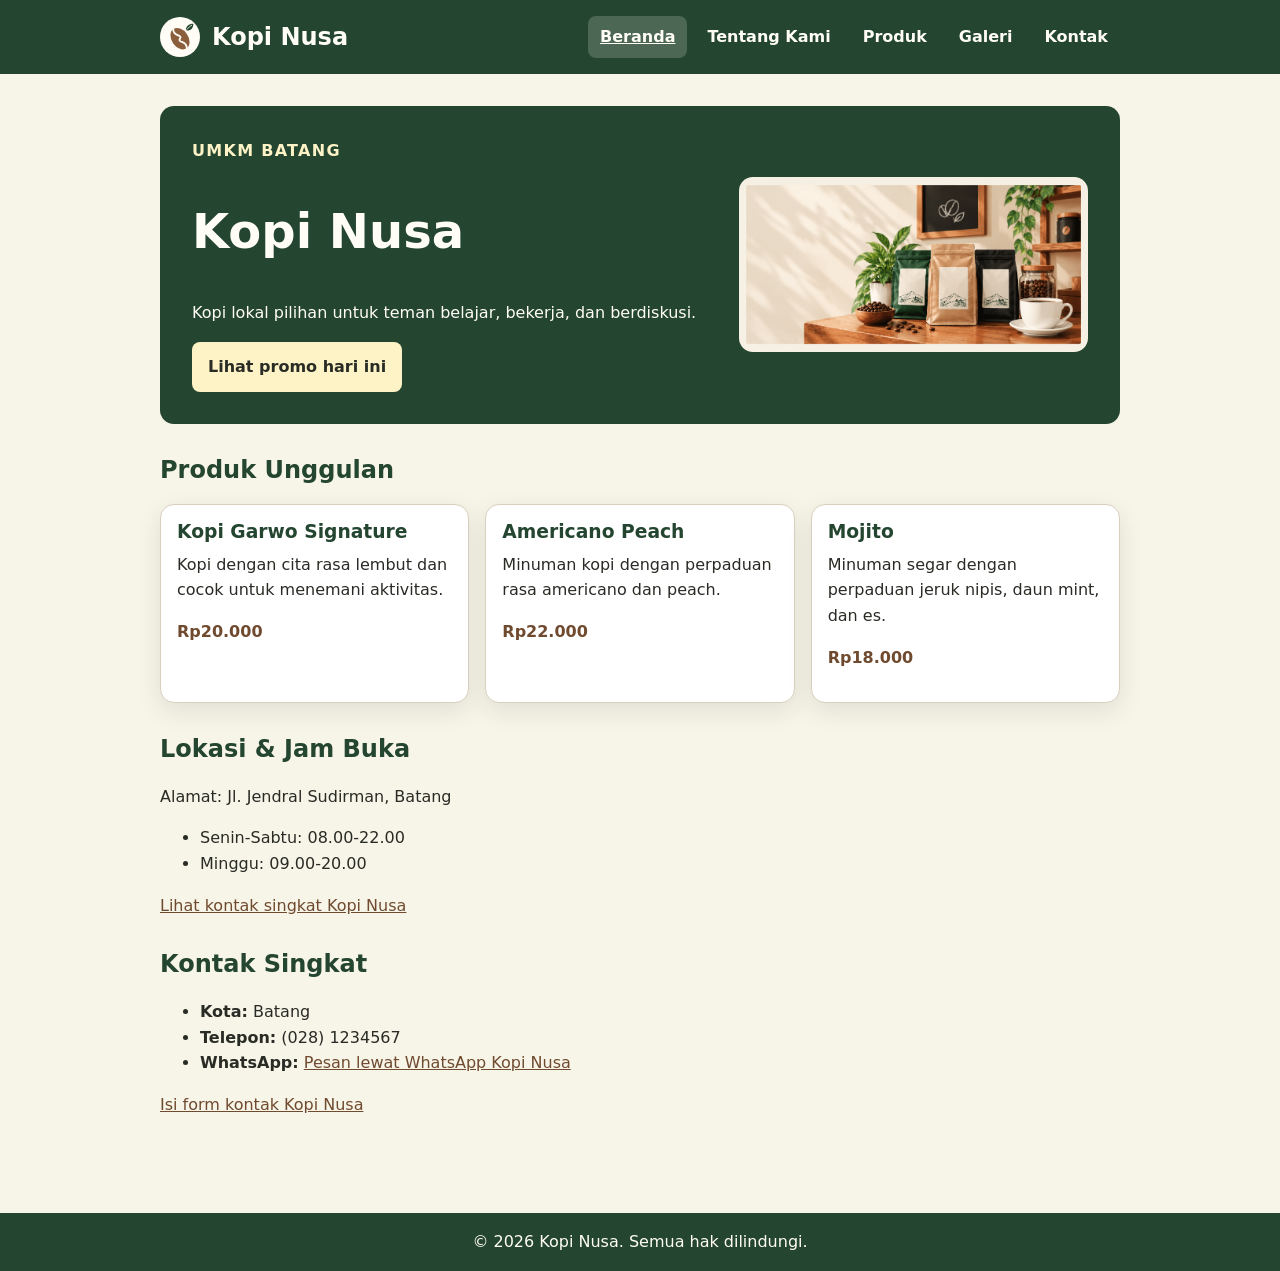
<file: index.html>
<!doctype html>
<html lang="id">
<head>
    <meta charset="utf-8">
    <meta name="viewport" content="width=device-width, initial-scale=1">
    <title>Kopi Nusa - Website UMKM</title>
    <link rel="stylesheet" href="css/style.css">
    <script src="js/app.js" defer></script>
    <script src="js/nav.js" defer></script>
</head>
<body>
    <!-- Link untuk lompat ke konten utama -->
    <a class="skip-link" href="#konten">Lewati ke konten utama</a>

    <!-- Header dan navigasi -->
    <header class="site-header">
        <nav class="nav" aria-label="Navigasi utama">
            <a class="brand" href="index.html">
                <!-- Logo biji kopi dengan tunas daun (dekoratif, nama brand ada di teks) -->
                 <svg class="brand-logo" viewBox="0 0 48 48" width="40" height="40" aria-hidden="true" focusable="false">
                    <circle cx="24" cy="24" r="24" fill="#fffdf5"/>
                    <!-- Biji kopi -->
                     <g transform="rotate(-35 24 26)">
                        <ellipse cx="24" cy="26" rx="10" ry="14" fill="#8b5e3c"/>
                        <path d="M24 12C18 19 30 24 24 26C18 28 30 33 24 40" fill="none" stroke="#fffdf5" stroke-width="2.2" stroke-linecap="round"/>
                    </g>
                    <!-- Tunas daun -->
                    <path d="M31 16c0-5 3.5-8 9-8 0 5.5-3.5 9-9 8z" fill="#24452f"/>
                    <path d="M32 15c2-2 4-4 6-5" fill="none" stroke="#fffdf5" stroke-width="1" stroke-linecap="round"/>
                </svg>
                <span>Kopi Nusa</span>
            </a>
            <button class="nav-toggle" type="button" aria-expanded="false" aria-controls="menu-utama">
                <span class="nav-toggle-icon" aria-hidden="true"></span>
                Menu
            </button>
            <ul id="menu-utama">
                <li><a aria-current="page" href="index.html">Beranda</a></li>
                <li><a href="tentang.html">Tentang Kami</a></li>
                <li><a href="produk.html">Produk</a></li>
                <li><a href="galeri.html">Galeri</a></li>
                <li><a href="kontak.html">Kontak</a></li>
            </ul>
        </nav>
    </header>

    <main id="konten" class="page">

        <!-- Hero -->
        <section class="hero" id="profil" aria-labelledby="hero-title">
            <div class="hero-content">
                <p class="eyebrow">UMKM Batang</p>
                <h1 id="hero-title">Kopi Nusa</h1>
                <p>Kopi lokal pilihan untuk teman belajar, bekerja, dan berdiskusi.</p>
                <button id="promoButton" type="button">Lihat promo hari ini</button>
            </div>
            <img class="hero-image" src="assets/images/etalase-kopi.jpg" width="1774" height="887" alt="Etalase Kopi Nusa berisi kemasan kopi lokal">
        </section>

        <!-- Produk unggulan -->
        <section class="section" aria-labelledby="unggulan-title">
            <h2 id="unggulan-title">Produk Unggulan</h2>
            <div class="product-list">
                <article class="product-card">
                    <h3>Kopi Garwo Signature</h3>
                    <p>Kopi dengan cita rasa lembut dan cocok untuk menemani aktivitas.</p>
                    <p class="price">Rp20.000</p>
                </article>
                <article class="product-card">
                    <h3>Americano Peach</h3>
                    <p>Minuman kopi dengan perpaduan rasa americano dan peach.</p>
                    <p class="price">Rp22.000</p>
                </article>
                <article class="product-card">
                    <h3>Mojito</h3>
                    <p>Minuman segar dengan perpaduan jeruk nipis, daun mint, dan es.</p>
                    <p class="price">Rp18.000</p>
                </article>
            </div>
        </section>

        <!-- Lokasi dan jam buka -->
        <section id="lokasi" class="section" aria-labelledby="lokasi-title">
            <h2 id="lokasi-title">Lokasi &amp; Jam Buka</h2>
            <p>Alamat: Jl. Jendral Sudirman, Batang</p>
            <ul>
                <li>Senin-Sabtu: 08.00-22.00</li>
                <li>Minggu: 09.00-20.00</li>
            </ul>
            <p><a href="#kontak-singkat">Lihat kontak singkat Kopi Nusa</a></p>
        </section>

        <!-- Kontak singkat -->
        <section id="kontak-singkat" class="section" aria-labelledby="kontak-singkat-title">
            <h2 id="kontak-singkat-title">Kontak Singkat</h2>
            <ul>
                <li><strong>Kota:</strong> Batang</li>
                <li><strong>Telepon:</strong> (028) 1234567</li>
                <li><strong>WhatsApp:</strong> <a href="https://wa.me/6282225126027">Pesan lewat WhatsApp Kopi Nusa</a></li>
            </ul>
            <p><a href="kontak.html">Isi form kontak Kopi Nusa</a></p>
        </section>

    </main>

    <!-- Footer -->
    <footer class="site-footer">
        <p>&copy; 2026 Kopi Nusa. Semua hak dilindungi.</p>
    </footer>

    <!-- JavaScript dimuat di akhir body -->
    <script src="js/script.js"></script>
</body>
</html>
</file>
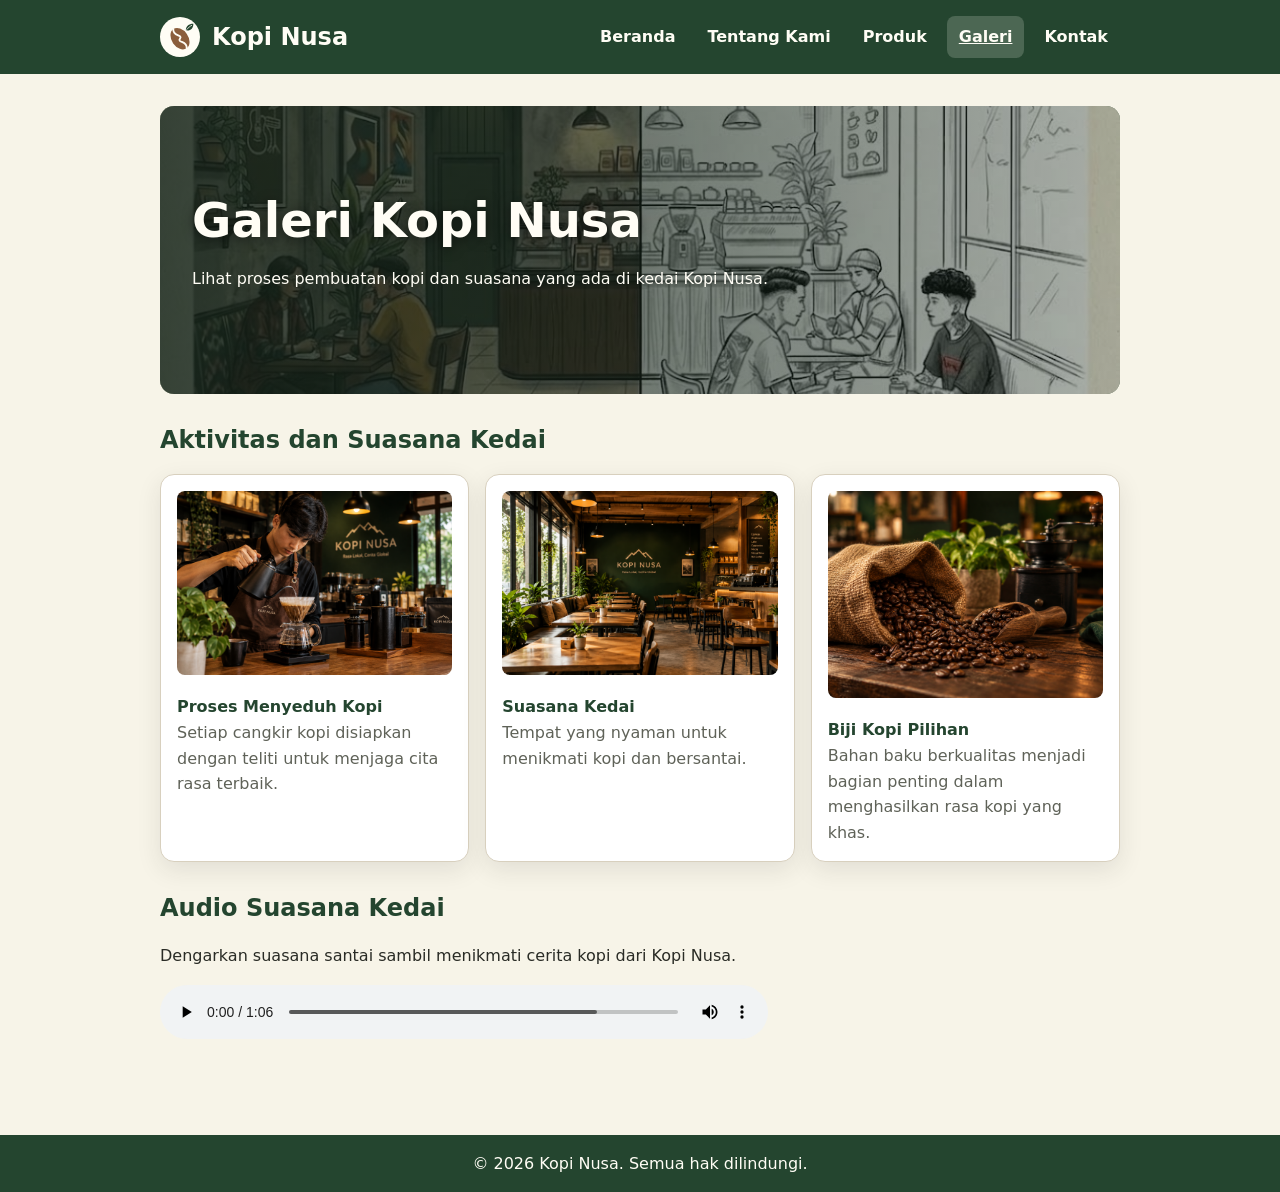
<file: galeri.html>
<!doctype html>
<html lang="id">
<head>
    <meta charset="utf-8">
    <meta name="viewport" content="width=device-width, initial-scale=1">
    <title>Galeri Kopi Nusa - Website UMKM</title>
    <link rel="stylesheet" href="css/style.css">
    <script src="js/app.js" defer></script>
    <script src="js/nav.js" defer></script>
</head>
<body>
    <!-- Link untuk lompat ke konten utama -->
    <a class="skip-link" href="#konten">Lewati ke konten utama</a>

    <!-- Header dan navigasi -->
    <header class="site-header">
        <nav class="nav" aria-label="Navigasi utama">
            <a class="brand" href="index.html">
                <!-- Logo biji kopi dengan tunas daun (dekoratif, nama brand ada di teks) -->
                 <svg class="brand-logo" viewBox="0 0 48 48" width="40" height="40" aria-hidden="true" focusable="false">
                    <circle cx="24" cy="24" r="24" fill="#fffdf5"/>
                    <!-- Biji kopi -->
                     <g transform="rotate(-35 24 26)">
                        <ellipse cx="24" cy="26" rx="10" ry="14" fill="#8b5e3c"/>
                        <path d="M24 12C18 19 30 24 24 26C18 28 30 33 24 40" fill="none" stroke="#fffdf5" stroke-width="2.2" stroke-linecap="round"/>
                    </g>
                    <!-- Tunas daun -->
                    <path d="M31 16c0-5 3.5-8 9-8 0 5.5-3.5 9-9 8z" fill="#24452f"/>
                    <path d="M32 15c2-2 4-4 6-5" fill="none" stroke="#fffdf5" stroke-width="1" stroke-linecap="round"/>
                </svg>
                <span>Kopi Nusa</span>
            </a>
            <button class="nav-toggle" type="button" aria-expanded="false" aria-controls="menu-utama">
                <span class="nav-toggle-icon" aria-hidden="true"></span>
                Menu
            </button>
            <ul id="menu-utama">
                <li><a href="index.html">Beranda</a></li>
                <li><a href="tentang.html">Tentang Kami</a></li>
                <li><a href="produk.html">Produk</a></li>
                <li><a aria-current="page" href="galeri.html">Galeri</a></li>
                <li><a href="kontak.html">Kontak</a></li>
            </ul>
        </nav>
    </header>

    <main id="konten" class="page">

        <!-- Banner -->
        <section class="hero hero-banner" aria-labelledby="galeri-title">
            <img class="banner-image" src="assets/images/header-galeri-kopi-nusa.jpg" width="948" height="1024" alt="Ilustrasi suasana kedai Kopi Nusa: separuh berwarna dan separuh sketsa garis, dengan pengunjung mengobrol di meja kayu">
            <div class="hero-content">
                <h1 id="galeri-title">Galeri Kopi Nusa</h1>
                <p>Lihat proses pembuatan kopi dan suasana yang ada di kedai Kopi Nusa.</p>
            </div>
        </section>

        <!-- Foto kedai -->
        <section class="section" aria-labelledby="media-title">
            <h2 id="media-title">Aktivitas dan Suasana Kedai</h2>
            <div class="gallery-grid">
                <figure class="media-card">
                    <img src="assets/images/barista-kopi.jpg" width="1536" height="1024" loading="lazy" alt="Barista Kopi Nusa sedang menyeduh kopi secara manual">
                    <figcaption>
                        <strong>Proses Menyeduh Kopi</strong>
                        Setiap cangkir kopi disiapkan dengan teliti untuk menjaga cita rasa terbaik.
                    </figcaption>
                </figure>
                <figure class="media-card">
                    <img src="assets/images/suasana-kedai.jpg" width="1536" height="1024" loading="lazy" alt="Interior kedai Kopi Nusa dengan meja kayu dan pencahayaan hangat">
                    <figcaption>
                        <strong>Suasana Kedai</strong>
                        Tempat yang nyaman untuk menikmati kopi dan bersantai.
                    </figcaption>
                </figure>
                <figure class="media-card">
                    <img src="assets/images/biji-kopi.jpg" width="1448" height="1086" loading="lazy" alt="Biji kopi pilihan di dalam wadah bersama alat penggiling kopi">
                    <figcaption>
                        <strong>Biji Kopi Pilihan</strong>
                        Bahan baku berkualitas menjadi bagian penting dalam menghasilkan rasa kopi yang khas.
                    </figcaption>
                </figure>
            </div>
        </section>

        <!-- Audio suasana kedai -->
        <section class="section" aria-labelledby="audio-title">
            <h2 id="audio-title">Audio Suasana Kedai</h2>
            <p id="audio-note">Dengarkan suasana santai sambil menikmati cerita kopi dari Kopi Nusa.</p>
            <audio controls preload="metadata" aria-describedby="audio-note">
                <source src="assets/audio/suasana-kedai.mp3" type="audio/mpeg">
                Browser Anda tidak mendukung pemutar audio.
            </audio>
        </section>

    </main>

    <!-- Footer -->
    <footer class="site-footer">
        <p>&copy; 2026 Kopi Nusa. Semua hak dilindungi.</p>
    </footer>

</body>
</html>
</file>
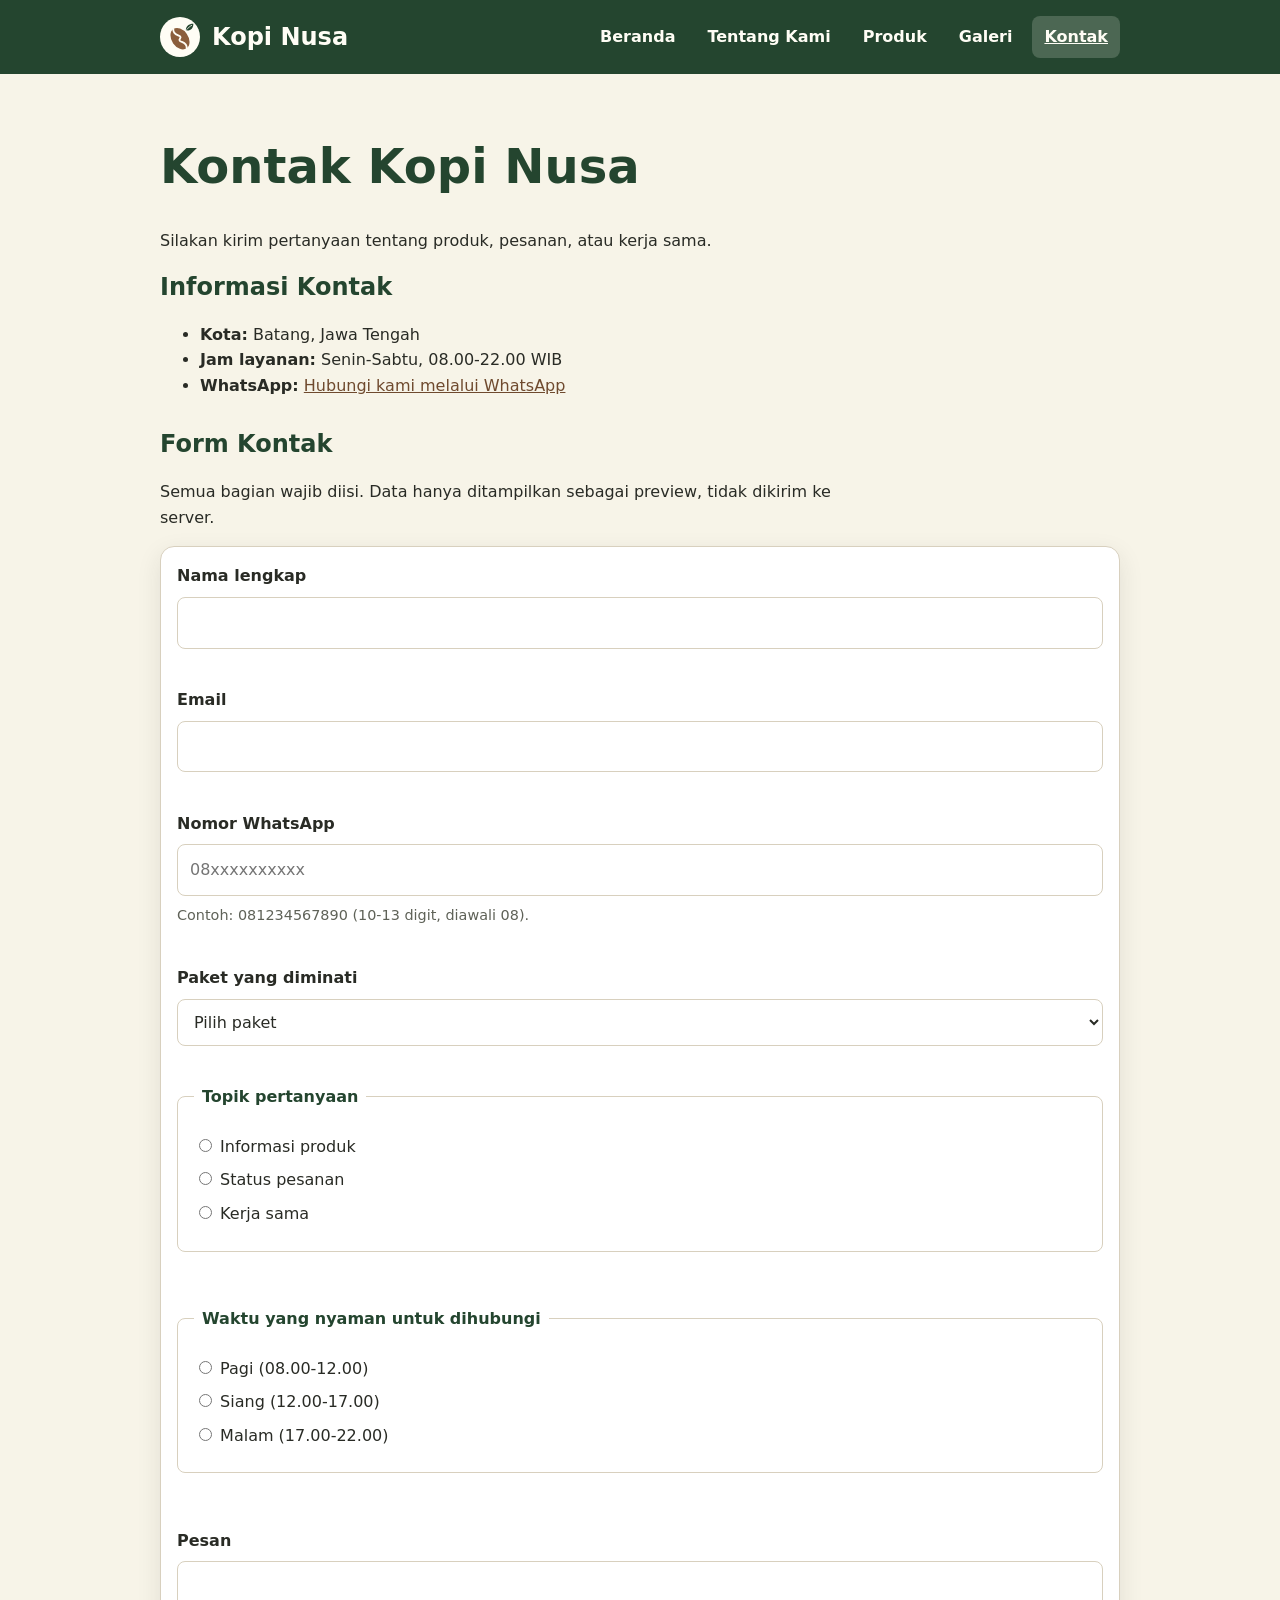
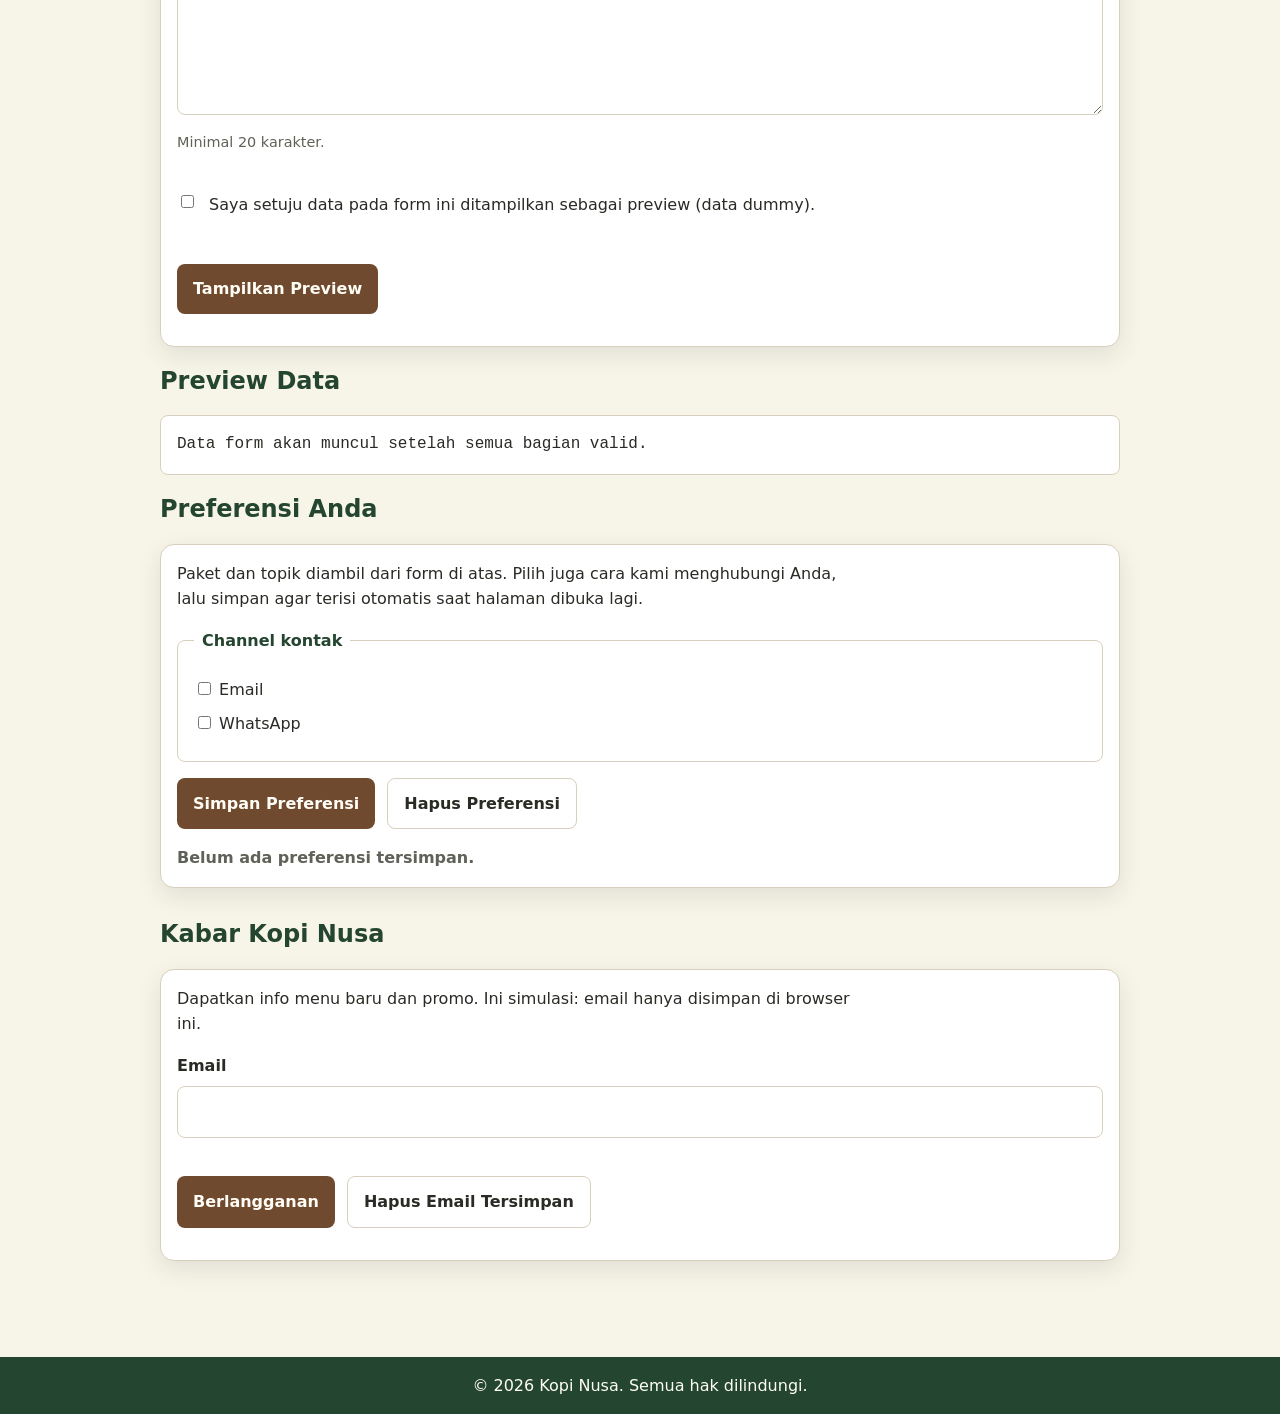
<file: kontak.html>
<!doctype html>
<html lang="id">
<head>
    <meta charset="utf-8">
    <meta name="viewport" content="width=device-width, initial-scale=1">
    <title>Kontak Kopi Nusa - Website UMKM</title>
    <link rel="stylesheet" href="css/style.css">
    <script src="js/app.js" defer></script>
    <script src="js/nav.js" defer></script>
    <script src="js/form.js" defer></script>
    <script src="js/newsletter.js" defer></script>
</head>
<body>
    <!-- Link untuk lompat ke konten utama -->
    <a class="skip-link" href="#konten">Lewati ke konten utama</a>

    <!-- Header dan navigasi -->
    <header class="site-header">
        <nav class="nav" aria-label="Navigasi utama">
            <a class="brand" href="index.html">
                <!-- Logo biji kopi dengan tunas daun (dekoratif, nama brand ada di teks) -->
                 <svg class="brand-logo" viewBox="0 0 48 48" width="40" height="40" aria-hidden="true" focusable="false">
                    <circle cx="24" cy="24" r="24" fill="#fffdf5"/>
                    <!-- Biji kopi -->
                    <g transform="rotate(-35 24 26)">
                        <ellipse cx="24" cy="26" rx="10" ry="14" fill="#8b5e3c"/>
                        <path d="M24 12C18 19 30 24 24 26C18 28 30 33 24 40" fill="none" stroke="#fffdf5" stroke-width="2.2" stroke-linecap="round"/>
                    </g>
                    <!-- Tunas daun -->
                     <path d="M31 16c0-5 3.5-8 9-8 0 5.5-3.5 9-9 8z" fill="#24452f"/>
                     <path d="M32 15c2-2 4-4 6-5" fill="none" stroke="#fffdf5" stroke-width="1" stroke-linecap="round"/>
                    </svg>
                    <span>Kopi Nusa</span>
                </a>
            <button class="nav-toggle" type="button" aria-expanded="false" aria-controls="menu-utama">
                <span class="nav-toggle-icon" aria-hidden="true"></span>
                Menu
            </button>
            <ul id="menu-utama">
                <li><a href="index.html">Beranda</a></li>
                <li><a href="tentang.html">Tentang Kami</a></li>
                <li><a href="produk.html">Produk</a></li>
                <li><a href="galeri.html">Galeri</a></li>
                <li><a aria-current="page" href="kontak.html">Kontak</a></li>
            </ul>
        </nav>
    </header>

    <main id="konten" class="page">
        <h1>Kontak Kopi Nusa</h1>
        <p>Silakan kirim pertanyaan tentang produk, pesanan, atau kerja sama.</p>

        <!-- Informasi kontak -->
        <section class="section" aria-labelledby="info-title">
            <h2 id="info-title">Informasi Kontak</h2>
            <ul>
                <li><strong>Kota:</strong> Batang, Jawa Tengah</li>
                <li><strong>Jam layanan:</strong> Senin-Sabtu, 08.00-22.00 WIB</li>
                <li><strong>WhatsApp:</strong> <a href="https://wa.me/6282225126027">Hubungi kami melalui WhatsApp</a></li>
            </ul>
        </section>

        <!-- Form kontak (P12: novalidate supaya pesan error dikendalikan JavaScript) -->
        <section aria-labelledby="form-title">
            <h2 id="form-title">Form Kontak</h2>
            <p>Semua bagian wajib diisi. Data hanya ditampilkan sebagai preview, tidak dikirim ke server.</p>
            <form id="form-kontak" action="#" method="post" novalidate>
                <div class="field">
                    <label for="nama">Nama lengkap</label>
                    <input id="nama" name="nama" type="text" autocomplete="name" required minlength="3" aria-describedby="nama-error">
                    <p id="nama-error" class="field-error" aria-live="polite"></p>
                </div>
                <div class="field">
                    <label for="email">Email</label>
                    <input id="email" name="email" type="email" autocomplete="email" required aria-describedby="email-error">
                    <p id="email-error" class="field-error" aria-live="polite"></p>
                </div>
                <div class="field">
                    <label for="whatsapp">Nomor WhatsApp</label>
                    <input id="whatsapp" name="whatsapp" type="tel" inputmode="tel" autocomplete="tel" placeholder="08xxxxxxxxxx" required pattern="08[0-9]{8,11}" aria-describedby="whatsapp-hint whatsapp-error">
                    <p id="whatsapp-hint" class="field-hint">Contoh: 081234567890 (10-13 digit, diawali 08).</p>
                    <p id="whatsapp-error" class="field-error" aria-live="polite"></p>
                </div>
                <div class="field">
                    <label for="paket">Paket yang diminati</label>
                    <select id="paket" name="paket" required aria-describedby="paket-error">
                        <option value="">Pilih paket</option>
                        <option value="rumahan">Paket rumahan</option>
                        <option value="kantor">Paket kantor</option>
                        <option value="reseller">Paket reseller</option>
                    </select>
                    <p id="paket-error" class="field-error" aria-live="polite"></p>
                </div>
                <fieldset aria-describedby="topik-error">
                    <legend>Topik pertanyaan</legend>
                    <label><input type="radio" name="topik" value="produk" required> Informasi produk</label>
                    <label><input type="radio" name="topik" value="pesanan"> Status pesanan</label>
                    <label><input type="radio" name="topik" value="kerja-sama"> Kerja sama</label>
                </fieldset>
                <p id="topik-error" class="field-error" aria-live="polite"></p>
                <fieldset aria-describedby="waktu-error">
                    <legend>Waktu yang nyaman untuk dihubungi</legend>
                    <label><input type="radio" name="waktu" value="Pagi (08.00-12.00)" required> Pagi (08.00-12.00)</label>
                    <label><input type="radio" name="waktu" value="Siang (12.00-17.00)"> Siang (12.00-17.00)</label>
                    <label><input type="radio" name="waktu" value="Malam (17.00-22.00)"> Malam (17.00-22.00)</label>
                </fieldset>
                <p id="waktu-error" class="field-error" aria-live="polite"></p>
                <div class="field">
                    <label for="pesan">Pesan</label>
                    <textarea id="pesan" name="pesan" rows="5" required minlength="20" aria-describedby="pesan-hint pesan-error"></textarea>
                    <p id="pesan-hint" class="field-hint">Minimal 20 karakter.</p>
                    <p id="pesan-error" class="field-error" aria-live="polite"></p>
                </div>
                <div class="field field-check">
                    <label for="setuju">
                        <input id="setuju" name="setuju" type="checkbox" value="ya" required aria-describedby="setuju-error">
                        Saya setuju data pada form ini ditampilkan sebagai preview (data dummy).
                    </label>
                    <p id="setuju-error" class="field-error" aria-live="polite"></p>
                </div>
                <button type="submit">Tampilkan Preview</button>
                <p id="form-feedback" class="form-feedback" aria-live="polite"></p>
            </form>
        </section>

        <!-- Preview data form -->
        <section aria-labelledby="preview-title">
            <h2 id="preview-title">Preview Data</h2>
            <pre id="preview-form" aria-live="polite">Data form akan muncul setelah semua bagian valid.</pre>
        </section>

        <!-- Preferensi lokal (P12: disimpan di localStorage browser ini) -->
        <section class="section" aria-labelledby="pref-title">
            <h2 id="pref-title">Preferensi Anda</h2>
            <div class="panel">
                <p>Paket dan topik diambil dari form di atas. Pilih juga cara kami menghubungi Anda, lalu simpan agar terisi otomatis saat halaman dibuka lagi.</p>
                <fieldset>
                    <legend>Channel kontak</legend>
                    <label><input type="checkbox" value="email" data-channel> Email</label>
                    <label><input type="checkbox" value="whatsapp" data-channel> WhatsApp</label>
                </fieldset>
                <div class="panel-actions">
                    <button type="button" id="simpan-preferensi">Simpan Preferensi</button>
                    <button type="button" id="hapus-preferensi" class="button-secondary">Hapus Preferensi</button>
                </div>
                <p id="status-preferensi" class="form-feedback" aria-live="polite">Belum ada preferensi tersimpan.</p>
            </div>
        </section>

        <!-- Newsletter ringan (P12: ingat email terakhir) -->
        <section class="section" aria-labelledby="newsletter-title">
            <h2 id="newsletter-title">Kabar Kopi Nusa</h2>
            <div class="panel">
                <p>Dapatkan info menu baru dan promo. Ini simulasi: email hanya disimpan di browser ini.</p>
                <form id="form-newsletter" class="form-inline" novalidate>
                    <div class="field">
                        <label for="newsletter-email">Email</label>
                        <input id="newsletter-email" name="newsletter-email" type="email" autocomplete="email" required aria-describedby="newsletter-email-error">
                        <p id="newsletter-email-error" class="field-error" aria-live="polite"></p>
                    </div>
                    <div class="panel-actions">
                        <button type="submit">Berlangganan</button>
                        <button type="button" id="newsletter-hapus" class="button-secondary">Hapus Email Tersimpan</button>
                    </div>
                </form>
                <p id="newsletter-status" class="form-feedback" aria-live="polite"></p>
            </div>
        </section>

    </main>

    <!-- Footer -->
    <footer class="site-footer">
        <p>&copy; 2026 Kopi Nusa. Semua hak dilindungi.</p>
    </footer>

</body>
</html>
</file>
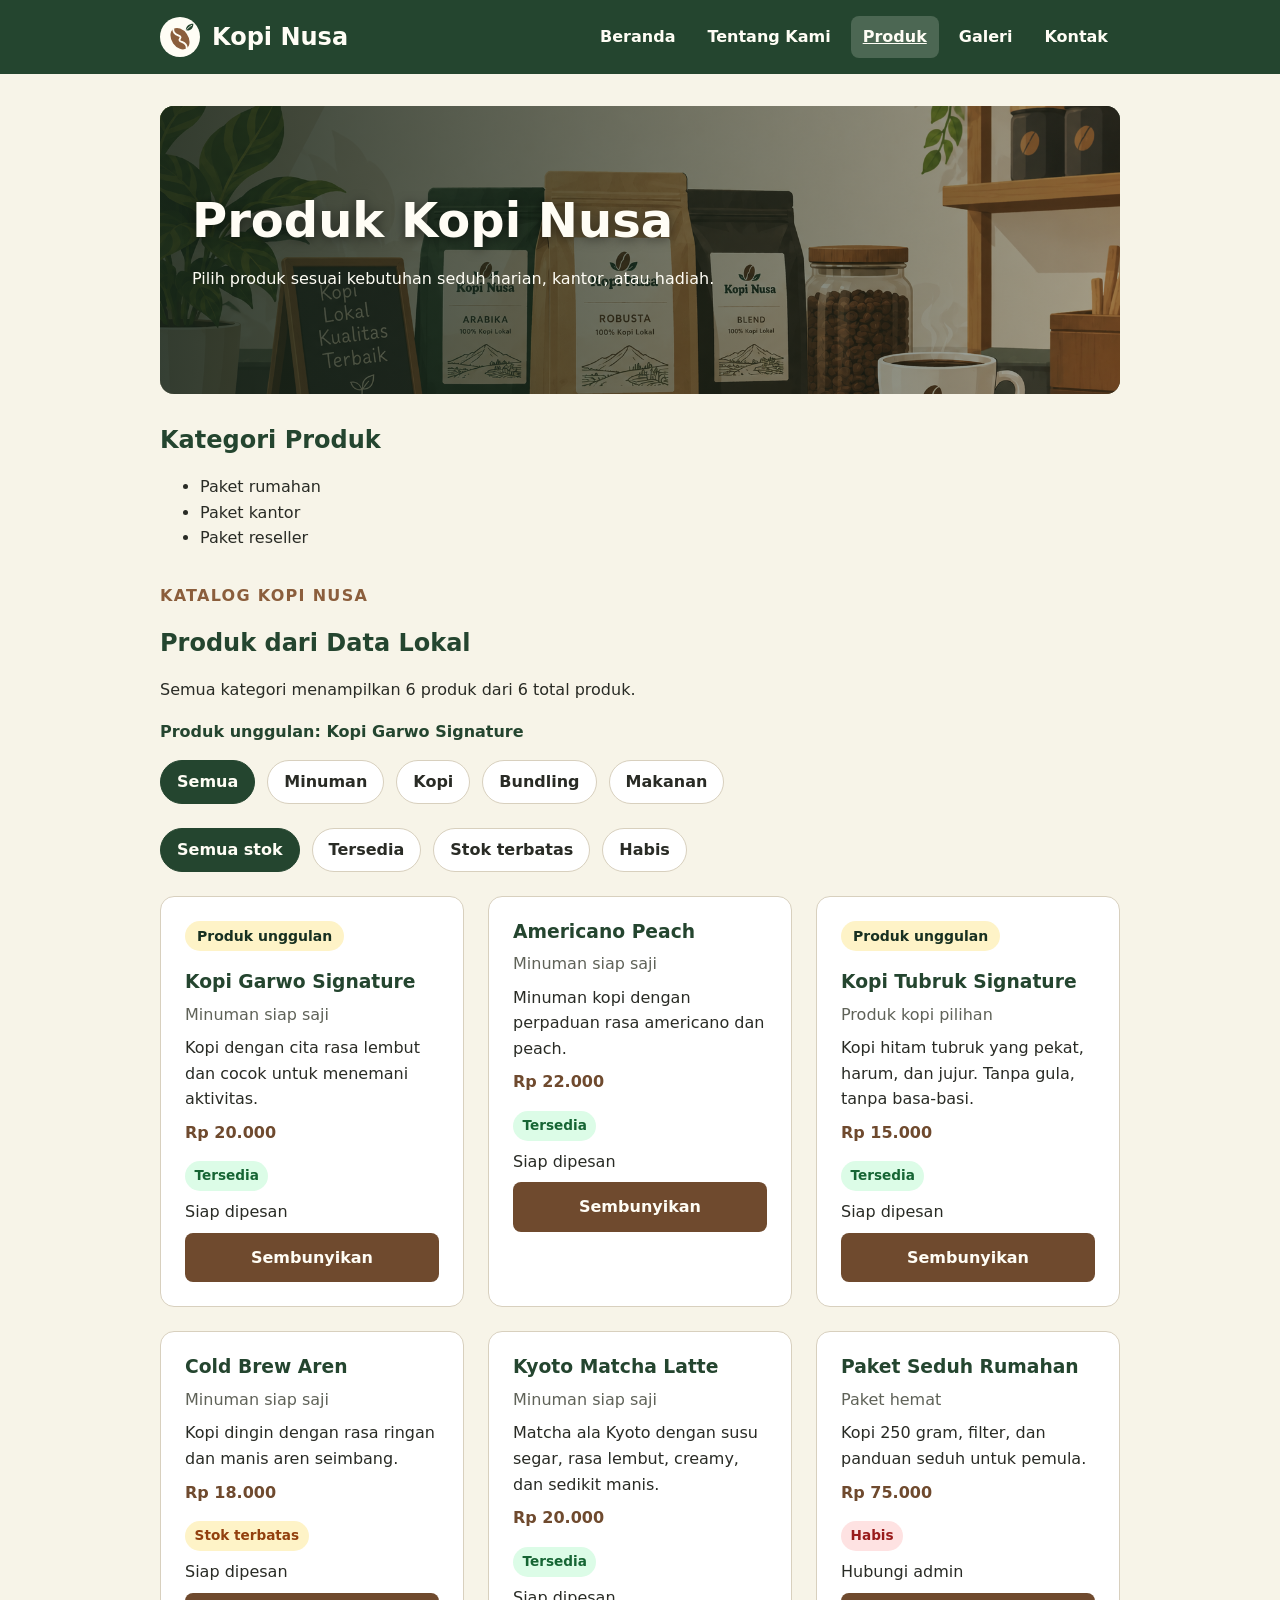
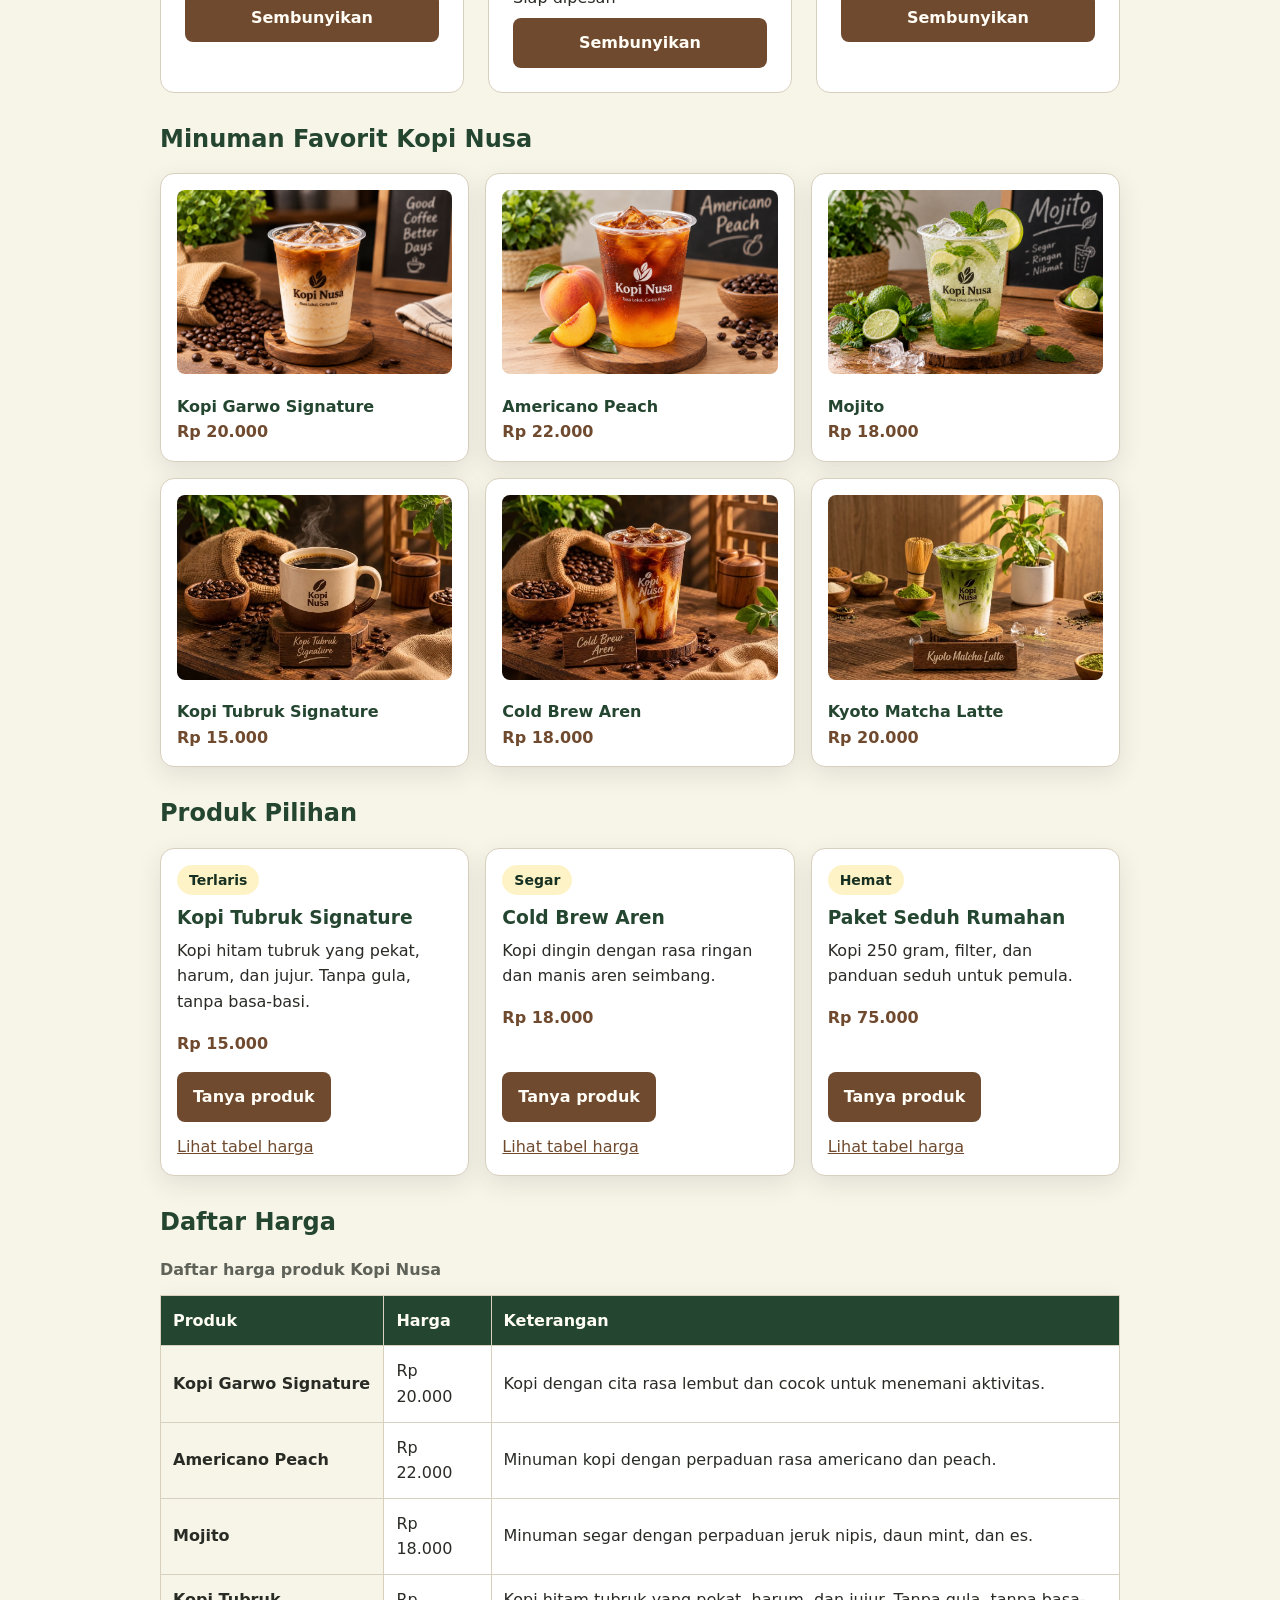
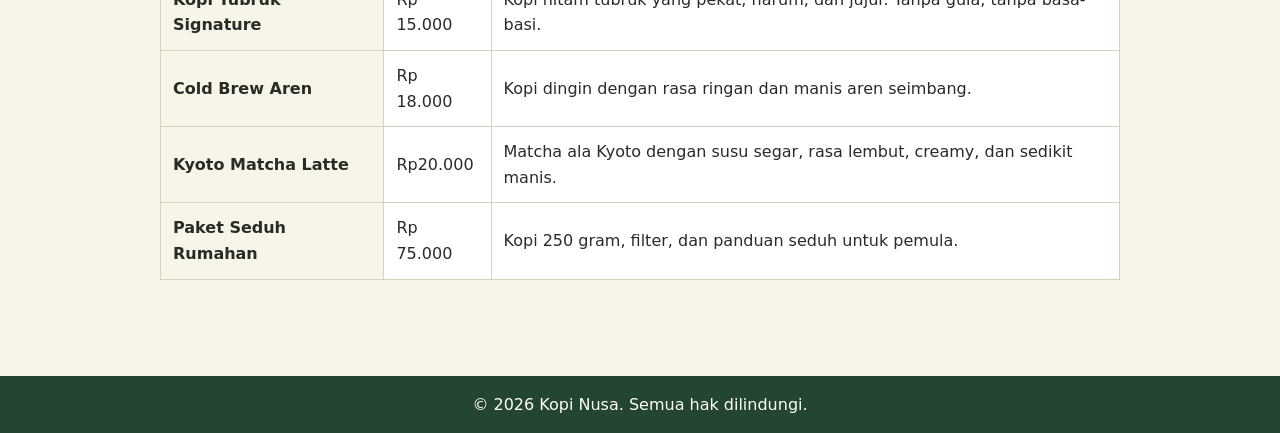
<file: produk.html>
<!doctype html>
<html lang="id">
<head>
    <meta charset="utf-8">
    <meta name="viewport" content="width=device-width, initial-scale=1">
    <title>Produk Kopi Nusa - Website UMKM</title>
    <link rel="stylesheet" href="css/style.css">
    <script src="js/app.js" defer></script>
    <script src="js/nav.js" defer></script>
</head>
<body>
    <!-- Link untuk lompat ke konten utama -->
    <a class="skip-link" href="#konten">Lewati ke konten utama</a>

    <!-- Header dan navigasi -->
    <header class="site-header">
        <nav class="nav" aria-label="Navigasi utama">
            <a class="brand" href="index.html">
                <!-- Logo biji kopi dengan tunas daun (dekoratif, nama brand ada di teks) -->
                 <svg class="brand-logo" viewBox="0 0 48 48" width="40" height="40" aria-hidden="true" focusable="false">
                    <circle cx="24" cy="24" r="24" fill="#fffdf5"/>
                    <!-- Biji kopi -->
                     <g transform="rotate(-35 24 26)">
                        <ellipse cx="24" cy="26" rx="10" ry="14" fill="#8b5e3c"/>
                        <path d="M24 12C18 19 30 24 24 26C18 28 30 33 24 40" fill="none" stroke="#fffdf5" stroke-width="2.2" stroke-linecap="round"/>
                    </g>
                    <!-- Tunas daun -->
                    <path d="M31 16c0-5 3.5-8 9-8 0 5.5-3.5 9-9 8z" fill="#24452f"/>
                    <path d="M32 15c2-2 4-4 6-5" fill="none" stroke="#fffdf5" stroke-width="1" stroke-linecap="round"/>
                </svg>
                <span>Kopi Nusa</span>
            </a>
            <button class="nav-toggle" type="button" aria-expanded="false" aria-controls="menu-utama">
                <span class="nav-toggle-icon" aria-hidden="true"></span>
                Menu
            </button>
            <ul id="menu-utama">
                <li><a href="index.html">Beranda</a></li>
                <li><a href="tentang.html">Tentang Kami</a></li>
                <li><a aria-current="page" href="produk.html">Produk</a></li>
                <li><a href="galeri.html">Galeri</a></li>
                <li><a href="kontak.html">Kontak</a></li>
            </ul>
        </nav>
    </header>

    <main id="konten" class="page">

        <!-- Banner -->
        <section class="hero hero-banner" aria-labelledby="produk-title">
            <img class="banner-image" src="assets/images/etalase-produk.jpg" width="1536" height="1024" alt="Etalase Kopi Nusa berisi kemasan kopi Arabika, Robusta, dan Blend, toples biji kopi, serta secangkir kopi">
            <div class="hero-content">
                <h1 id="produk-title">Produk Kopi Nusa</h1>
                <p>Pilih produk sesuai kebutuhan seduh harian, kantor, atau hadiah.</p>
            </div>
        </section>

        <!-- Kategori -->
        <section class="section" aria-labelledby="kategori-title">
            <h2 id="kategori-title">Kategori Produk</h2>
            <ul>
                <li>Paket rumahan</li>
                <li>Paket kantor</li>
                <li>Paket reseller</li>
            </ul>
        </section>

        <!-- Produk dari data JavaScipt (P09) -->
        <section class="section" aria-labelledby="produk-dinamis-title">
            <p class="eyebrow">Katalog Kopi Nusa</p>
            <h2 id="produk-dinamis-title">Produk dari Data Lokal</h2>
            <p id="produk-ringkasan">Data produk akan dimuat melalui JavaScript.</p>
            <p id="produk-unggulan">Produk unggulan akan ditentukan melalui JavaScript.</p>

            <!-- Tombol filter kategori -->
            <div class="filter-bar" role="group" aria-label="Filter kategori produk">
                <button type="button" class="filter-button is-active" data-filter="Semua" aria-pressed="true">Semua</button>
                <button type="button" class="filter-button" data-filter="Minuman" aria-pressed="false">Minuman</button>
                <button type="button" class="filter-button" data-filter="Kopi" aria-pressed="false">Kopi</button>
                <button type="button" class="filter-button" data-filter="Bundling" aria-pressed="false">Bundling</button>
                <button type="button" class="filter-button" data-filter="Makanan" aria-pressed="false">Makanan</button>
            </div>

            <!-- Pengayaan: tombol filter stok -->
            <div class="filter-bar" role="group" aria-label="Filter stok produk">
                <button type="button" class="filter-button is-active" data-stok="Semua" aria-pressed="true">Semua stok</button>
                <button type="button" class="filter-button" data-stok="Tersedia" aria-pressed="false">Tersedia</button>
                <button type="button" class="filter-button" data-stok="Stok terbatas" aria-pressed="false">Stok terbatas</button>
                <button type="button" class="filter-button" data-stok="Habis" aria-pressed="false">Habis</button>
            </div>

            <div id="produk-dinamis" class="js-product-grid"></div>
        </section>

        <!-- Minuman favorit -->
        <section class="section" aria-labelledby="minuman-title">
            <h2 id="minuman-title">Minuman Favorit Kopi Nusa</h2>
            <div class="product-grid">
                <figure class="media-card">
                    <img src="assets/images/kopi-garwo.jpg" width="1536" height="1024" loading="lazy" alt="Segelas Kopi Garwo Signature dengan warna kopi susu">
                    <figcaption>
                        <strong>Kopi Garwo Signature</strong>
                        <span class="price">Rp 20.000</span>
                    </figcaption>
                </figure>
                <figure class="media-card">
                    <img src="assets/images/americano-peach.jpg" width="1536" height="1024" loading="lazy" alt="Minuman Americano Peach dengan warna oranye dan es batu">
                    <figcaption>
                        <strong>Americano Peach</strong>
                        <span class="price">Rp 22.000</span>
                    </figcaption>
                </figure>
                <figure class="media-card">
                    <img src="assets/images/mojito.jpg" width="1536" height="1024" loading="lazy" alt="Minuman mojito segar dengan irisan jeruk nipis, daun mint, dan es batu">
                    <figcaption>
                        <strong>Mojito</strong>
                        <span class="price">Rp 18.000</span>
                    </figcaption>
                </figure>
                <figure class="media-card">
                    <img src="assets/images/kopi-tubruk-signature.jpg" width="1536" height="1024" loading="lazy" alt="Secangkir Kopi Tubruk Signature panas dalam cangkir keramik Kopi Nusa dengan uap tipis">
                    <figcaption>
                        <strong>Kopi Tubruk Signature</strong>
                        <span class="price">Rp 15.000</span>
                    </figcaption>
                </figure>
                <figure class="media-card">
                    <img src="assets/images/cold-brew-aren.jpg" width="1536" height="1024" loading="lazy" alt="Segelas Cold Brew Aren dengan es batu dan perpaduan kopi serta susu">
                    <figcaption>
                        <strong>Cold Brew Aren</strong>
                        <span class="price">Rp 18.000</span>
                    </figcaption>
                </figure>
                <figure class="media-card">
                    <img src="assets/images/kyoto-matcha-latte.jpg" width="1536" height="1024" loading="lazy" alt="Segelas Kyoto Matcha Latte dengan lapisan hijau matcha dan susu putih">
                    <figcaption>
                        <strong>Kyoto Matcha Latte</strong>
                        <span class="price">Rp 20.000</span>
                    </figcaption>
                </figure>
            </div>
        </section>

        <!-- Produk pilihan -->
        <section class="section" aria-labelledby="produk-pilihan-title">
            <h2 id="produk-pilihan-title">Produk Pilihan</h2>
            <div class="product-grid">
                <article class="product-card">
                    <span class="product-badge">Terlaris</span>
                    <h3>Kopi Tubruk Signature</h3>
                    <p>Kopi hitam tubruk yang pekat, harum, dan jujur. Tanpa gula, tanpa basa-basi.</p>
                    <p class="price">Rp 15.000</p>
                    <div class="card-actions">
                        <a class="button" href="kontak.html">Tanya produk</a>
                        <a href="#harga-title">Lihat tabel harga</a>
                    </div>
                </article>
                <article class="product-card">
                    <span class="product-badge">Segar</span>
                    <h3>Cold Brew Aren</h3>
                    <p>Kopi dingin dengan rasa ringan dan manis aren seimbang.</p>
                    <p class="price">Rp 18.000</p>
                    <div class="card-actions">
                        <a class="button" href="kontak.html">Tanya produk</a>
                        <a href="#harga-title">Lihat tabel harga</a>
                    </div>
                </article>
                <article class="product-card">
                    <span class="product-badge">Hemat</span>
                    <h3>Paket Seduh Rumahan</h3>
                    <p>Kopi 250 gram, filter, dan panduan seduh untuk pemula.</p>
                    <p class="price">Rp 75.000</p>
                    <div class="card-actions">
                        <a class="button" href="kontak.html">Tanya produk</a>
                        <a href="#harga-title">Lihat tabel harga</a>
                    </div>
                </article>
            </div>
        </section>

        <!-- Tabel harga -->
        <section class="section" aria-labelledby="harga-title">
            <h2 id="harga-title">Daftar Harga</h2>
            <div class="table-scroll" role="region" aria-labelledby="daftar-harga-caption" tabindex="0">
                <table>
                    <caption id="daftar-harga-caption">Daftar harga produk Kopi Nusa</caption>
                    <thead>
                        <tr>
                            <th scope="col">Produk</th>
                            <th scope="col">Harga</th>
                            <th scope="col">Keterangan</th>
                        </tr>
                    </thead>
                    <tbody>
                        <tr>
                            <th scope="row">Kopi Garwo Signature</th>
                            <td>Rp 20.000</td>
                            <td>Kopi dengan cita rasa lembut dan cocok untuk menemani aktivitas.</td>
                        </tr>
                        <tr>
                            <th scope="row">Americano Peach</th>
                            <td>Rp 22.000</td>
                            <td>Minuman kopi dengan perpaduan rasa americano dan peach.</td>
                        </tr>
                        <tr>
                            <th scope="row">Mojito</th>
                            <td>Rp 18.000</td>
                            <td>Minuman segar dengan perpaduan jeruk nipis, daun mint, dan es.</td>
                        </tr>
                        <tr>
                            <th scope="row">Kopi Tubruk Signature</th>
                            <td>Rp 15.000</td>
                            <td>Kopi hitam tubruk yang pekat, harum, dan jujur. Tanpa gula, tanpa basa-basi.</td>
                        </tr>
                        <tr>
                            <th scope="row">Cold Brew Aren</th>
                            <td>Rp 18.000</td>
                            <td>Kopi dingin dengan rasa ringan dan manis aren seimbang.</td>
                        </tr>
                        <tr>
                            <th scope="row">Kyoto Matcha Latte</th>
                            <td>Rp20.000</td>
                            <td>Matcha ala Kyoto dengan susu segar, rasa lembut, creamy, dan sedikit manis.</td>
                        </tr>
                        <tr>
                            <th scope="row">Paket Seduh Rumahan</th>
                            <td>Rp 75.000</td>
                            <td>Kopi 250 gram, filter, dan panduan seduh untuk pemula.</td>
                        </tr>
                    </tbody>
                </table>
            </div>
        </section>

    </main>

    <!-- Footer -->
    <footer class="site-footer">
        <p>&copy; 2026 Kopi Nusa. Semua hak dilindungi.</p>
    </footer>

</body>
</html>
</file>
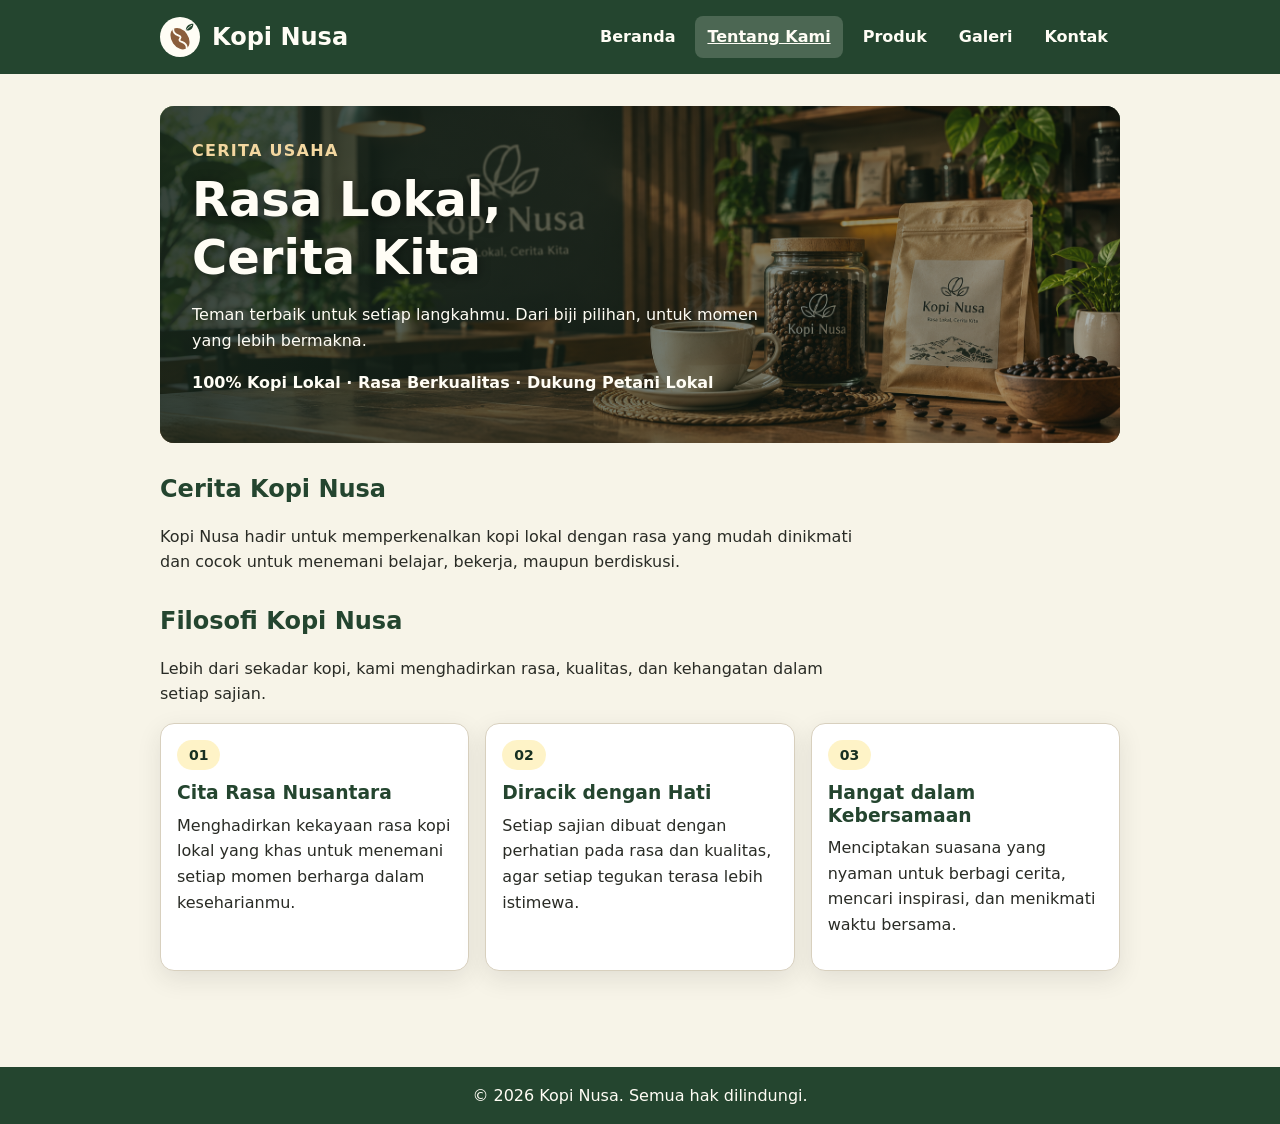
<file: tentang.html>
<!doctype html>
<html lang="id">
<head>
    <meta charset="utf-8">
    <meta name="viewport" content="width=device-width, initial-scale=1">
    <title>Tentang Kopi Nusa - Website UMKM</title>
    <link rel="stylesheet" href="css/style.css">
    <script src="js/app.js" defer></script>
    <script src="js/nav.js" defer></script>
</head>
<body>
    <!-- Link untuk lompat ke konten utama -->
    <a class="skip-link" href="#konten">Lewati ke konten utama</a>

    <!-- Header dan navigasi -->
    <header class="site-header">
        <nav class="nav" aria-label="Navigasi utama">
            <a class="brand" href="index.html">
                <!-- Logo biji kopi dengan tunas daun (dekoratif, nama brand ada di teks) -->
                 <svg class="brand-logo" viewBox="0 0 48 48" width="40" height="40" aria-hidden="true" focusable="false">
                    <circle cx="24" cy="24" r="24" fill="#fffdf5"/>
                    <!-- Biji kopi -->
                     <g transform="rotate(-35 24 26)">
                        <ellipse cx="24" cy="26" rx="10" ry="14" fill="#8b5e3c"/>
                        <path d="M24 12C18 19 30 24 24 26C18 28 30 33 24 40" fill="none" stroke="#fffdf5" stroke-width="2.2" stroke-linecap="round"/>
                    </g>
                    <!-- Tunas daun -->
                    <path d="M31 16c0-5 3.5-8 9-8 0 5.5-3.5 9-9 8z" fill="#24452f"/>
                    <path d="M32 15c2-2 4-4 6-5" fill="none" stroke="#fffdf5" stroke-width="1" stroke-linecap="round"/>
                </svg>
                <span>Kopi Nusa</span>
            </a>
            <button class="nav-toggle" type="button" aria-expanded="false" aria-controls="menu-utama">
                <span class="nav-toggle-icon" aria-hidden="true"></span>
                Menu
            </button>
            <ul id="menu-utama">
                <li><a href="index.html">Beranda</a></li>
                <li><a aria-current="page" href="tentang.html">Tentang Kami</a></li>
                <li><a href="produk.html">Produk</a></li>
                <li><a href="galeri.html">Galeri</a></li>
                <li><a href="kontak.html">Kontak</a></li>
            </ul>
        </nav>
    </header>

    <main id="konten" class="page">

        <!-- Banner -->
        <section class="hero hero-banner" aria-labelledby="tentang-title">
            <img class="banner-image" src="assets/images/suasana-kopi-nusa.jpg" width="2075" height="758" loading="lazy" alt="Meja kayu di Kopi Nusa dengan secangkir kopi, toples biji kopi, dan kemasan kopi">
            <div class="hero-content">
                <p class="eyebrow">Cerita Usaha</p>
                <h1 id="tentang-title">Rasa Lokal, Cerita Kita</h1>
                <p>Teman terbaik untuk setiap langkahmu. Dari biji pilihan, untuk momen yang lebih bermakna.</p>
                <p class="hero-highlight">100% Kopi Lokal &middot; Rasa Berkualitas &middot; Dukung Petani Lokal</p>
            </div>
        </section>

        <!-- Cerita -->
        <section class="section" aria-labelledby="cerita-title">
            <h2 id="cerita-title">Cerita Kopi Nusa</h2>
            <p>
                Kopi Nusa hadir untuk memperkenalkan kopi lokal dengan rasa yang
                mudah dinikmati dan cocok untuk menemani belajar, bekerja,
                maupun berdiskusi.
            </p>
        </section>

        <!-- Nilai usaha -->
        <section class="section" aria-labelledby="nilai-title">
            <h2 id="nilai-title">Filosofi Kopi Nusa</h2>
            <p>Lebih dari sekadar kopi, kami menghadirkan rasa, kualitas, dan kehangatan dalam setiap sajian.</p>
            <div class="product-grid">
                <article class="product-card">
                    <span class="product-badge">01</span>
                    <h3>Cita Rasa Nusantara</h3>
                    <p>Menghadirkan kekayaan rasa kopi lokal yang khas untuk menemani setiap momen berharga dalam keseharianmu.</p>
                </article>
                <article class="product-card">
                    <span class="product-badge">02</span>
                    <h3>Diracik dengan Hati</h3>
                    <p>Setiap sajian dibuat dengan perhatian pada rasa dan kualitas, agar setiap tegukan terasa lebih istimewa.</p>
                </article>
                <article class="product-card">
                    <span class="product-badge">03</span>
                    <h3>Hangat dalam Kebersamaan</h3>
                    <p>Menciptakan suasana yang nyaman untuk berbagi cerita, mencari inspirasi, dan menikmati waktu bersama.</p>
                </article>
            </div>
        </section>

    </main>

    <!-- Footer -->
    <footer class="site-footer">
        <p>&copy; 2026 Kopi Nusa. Semua hak dilindungi.</p>
    </footer>

</body>
</html>
</file>
<file: css/style.css>
/* =========================================
   Kopi Nusa - style.css
   Urutan: token, dasar, komponen, responsive
   ========================================= */

/* ---------- Design token (P05) ---------- */
:root {
    --color-primary: #24452f;
    --color-primary-strong: #173021;
    --color-accent: #8b5e3c;
    --color-accent-strong: #6f4a2e;
    --color-on-primary: #fffdf5;
    --color-text: #292b25;
    --color-muted: #5f6258;
    --color-surface: #ffffff;
    --color-surface-soft: #f7f4e8;
    --color-border: #d8d0be;
    --color-badge: #fef3c7;
    --color-focus: #1d4ed8;

    --space-1: 0.5rem;
    --space-2: 0.75rem;
    --space-3: 1rem;
    --space-4: 1.5rem;
    --space-5: 2rem;

    --radius-sm: 0.5rem;
    --radius-md: 0.875rem;

    --shadow-card: 0 0.5rem 1.5rem rgb(41 43 37 / 0.1);
}

/* ---------- Dasar ---------- */
*,
*::before,
*::after {
    box-sizing: border-box;
}

html {
    color-scheme: light;
}

body {
    margin: 0;
    color: var(--color-text);
    background: var(--color-surface-soft);
    font-family: system-ui, -apple-system, BlinkMacSystemFont, "Segoe UI", sans-serif;
    font-size: 1rem;
    line-height: 1.6;
}

img {
    max-width: 100%;
    height: auto;
}

a {
    color: var(--color-accent-strong);
}

a:hover {
    color: var(--color-primary);
}

:focus-visible {
    outline: 3px solid var(--color-focus);
    outline-offset: 3px;
}

h1,
h2,
h3 {
    color: var(--color-primary);
    line-height: 1.2;
    text-wrap: balance;
}

h1 {
    font-size: clamp(2rem, 6vw, 3rem);
}

p,
li {
    max-width: 68ch;
}

/* ---------- Skip link (P02) ---------- */
.skip-link {
    position: absolute;
    top: -5rem;
    left: var(--space-3);
    z-index: 10;
    padding: var(--space-2) var(--space-3);
    color: var(--color-on-primary);
    background: var(--color-primary-strong);
    border-radius: var(--radius-sm);
}

.skip-link:focus {
    top: var(--space-3);
}

/* ---------- Header, navigasi, footer ---------- */
.site-header,
.site-footer {
    padding: var(--space-3) var(--space-4);
    color: var(--color-on-primary);
    background: var(--color-primary);
}

.site-footer {
    margin-top: var(--space-5);
    text-align: center;
}

.site-footer p {
    max-width: none;
    margin: 0;
}

.nav,
.page {
    width: min(100% - 2rem, 60rem);
    margin-inline: auto;
}

.page {
    padding-block: var(--space-5);
}

/* Baseline mobile: brand dan tombol menu satu baris, daftar menu di bawahnya */
.nav {
    display: flex;
    flex-wrap: wrap;
    align-items: center;
    justify-content: space-between;
    gap: var(--space-3);
}

.brand {
    display: inline-flex;
    gap: var(--space-2);
    align-items: center;
    color: var(--color-on-primary);
    font-size: 1.5rem;
    font-weight: 800;
    text-decoration: none;
}

.brand-logo {
    flex-shrink: 0;
}

.brand:hover {
    color: var(--color-on-primary);
    text-decoration: underline;
}

.nav ul {
    display: flex;
    flex-basis: 100%;
    flex-direction: column;
    gap: var(--space-1);
    flex-wrap: wrap;
    padding: 0;
    margin: 0;
    list-style: none;
}

.nav li {
    margin: 0;
}

.nav li a {
    display: inline-block;
    padding: var(--space-1) var(--space-2);
    color: var(--color-on-primary);
    font-weight: 700;
    text-decoration: none;
    border-radius: var(--radius-sm);
}

.nav li a:hover {
    color: var(--color-on-primary);
    text-decoration: underline;
}

.nav a[aria-current="page"] {
    background: rgb(255 253 245 / 0.18);
    text-decoration: underline;
}

.nav a:focus-visible,
.site-footer a:focus-visible {
    outline-color: var(--color-badge);
}

/* Tombol hamburger (hanya tampil di HP kalau JavaScript aktif) */
.nav-toggle {
    display: none;
    gap: var(--space-2);
    align-items: center;
    min-height: 2.75rem;
    padding: var(--space-1) var(--space-2);
    color: var(--color-on-primary);
    background: transparent;
    border: 1px solid rgb(255 253 245 / 0.6);
}

.nav-toggle:hover {
    color: var(--color-on-primary);
    background: rgb(255 253 245 / 0.18);
}

.nav-toggle:focus-visible {
    outline-color: var(--color-badge);
}

/* Ikon tiga garis dibuat dari satu elemen dan dua pseudo-element */
.nav-toggle-icon,
.nav-toggle-icon::before,
.nav-toggle-icon::after {
    display: block;
    width: 1.25rem;
    height: 2px;
    background: currentColor;
    border-radius: 2px;
}

.nav-toggle-icon {
    position: relative;
}

.nav-toggle-icon::before,
.nav-toggle-icon::after {
    content: "";
    position: absolute;
    left: 0;
}

.nav-toggle-icon::before {
    top: -0.4rem;
}

.nav-toggle-icon::after {
    top: 0.4rem;
}

/* Saat menu terbuka, ikon berubah jadi tanda X */
.nav-toggle[aria-expanded="true"] .nav-toggle-icon {
    background: transparent;
}

.nav-toggle[aria-expanded="true"] .nav-toggle-icon::before {
    top: 0;
    transform: rotate(45deg);
}

.nav-toggle[aria-expanded="true"] .nav-toggle-icon::after {
    top: 0;
    transform: rotate(-45deg);
}

/* Menu disembunyikan hanya kalau JavaScript aktif (kelas nav-js) */
.nav-js .nav-toggle {
    display: inline-flex;
}

.nav-js ul {
    display: none;
}

.nav-js ul.is-open {
    display: flex;
}

/* ---------- Tombol ---------- */
.button,
button {
    display: inline-block;
    padding: var(--space-2) var(--space-3);
    color: var(--color-on-primary);
    font: inherit;
    font-weight: 700;
    text-decoration: none;
    cursor: pointer;
    background: var(--color-accent-strong);
    border: 0;
    border-radius: var(--radius-sm);
}

.button:hover,
button:hover {
    color: var(--color-on-primary);
    background: var(--color-primary);
}

/* ---------- Hero (P06: grid) ---------- */
.hero {
    display: grid;
    grid-template-columns: 1fr;
    gap: var(--space-4);
    align-items: center;
    margin-bottom: var(--space-5);
    padding: var(--space-4);
    color: var(--color-on-primary);
    background: var(--color-primary);
    border-radius: var(--radius-md);
}

.hero h1,
.hero p {
    color: var(--color-on-primary);
}

.hero-image {
    width: 100%;
    border-radius: var(--radius-md);
}

.eyebrow {
    margin: 0 0 var(--space-1);
    color: var(--color-accent);
    font-weight: 800;
    letter-spacing: 0.08em;
    text-transform: uppercase;
}

.hero .eyebrow {
    color: var(--color-badge);
}

.hero button {
    color: var(--color-text);
    background: var(--color-badge);
}

.hero button:hover {
    color: var(--color-text);
    background: #fde68a;
}

/* Hero berlatar foto (Produk, Galeri, Tentang) */
.hero-banner {
    position: relative;
    display: flex;
    align-items: center;
    min-height: 18rem;
    margin-bottom: var(--space-5);
    overflow: hidden;
}

.banner-image {
    position: absolute;
    inset: 0;
    width: 100%;
    height: 100%;
    object-fit: cover;
}

/* Lapisan gelap supaya teks tetap terbaca */
.hero-banner::after {
    content: "";
    position: absolute;
    inset: 0;
    background: linear-gradient(90deg, rgb(20 35 25 / 0.85), rgb(20 35 25 / 0.35));
}

.hero-banner .hero-content {
    position: relative;
    z-index: 1;
    max-width: 38rem;
}

.hero-banner h1 {
    margin: 0 0 var(--space-2);
    text-shadow: 0 2px 12px rgb(0 0 0 / 0.5);
}

.hero-banner .eyebrow {
    color: #f3d7a0;
}

.hero-highlight {
    color: #f3d7a0;
    font-weight: 700;
}

/* ---------- Section dan info ---------- */
.section {
    margin-bottom: var(--space-5);
}

.price {
    color: var(--color-accent-strong);
    font-weight: 800;
}

/* ---------- Kartu produk dan media ---------- */

/* Grid satu kolom di HP */
.product-list,
.product-grid,
.gallery-grid {
    display: grid;
    grid-template-columns: 1fr;
    gap: var(--space-3);
}

/* Tampilan kartu (produk, figure, tabel, form) */
.product-card,
.media-card,
table,
form {
    margin-block: var(--space-3);
    padding: var(--space-3);
    background: var(--color-surface);
    border: 1px solid var(--color-border);
    border-radius: var(--radius-md);
    box-shadow: var(--shadow-card);
}

/* Di dalam grid, jarak diatur oleh gap */
.product-list .product-card,
.product-grid .product-card,
.product-grid .media-card,
.gallery-grid .media-card {
    margin-block: 0;
}

.product-card {
    display: flex;
    flex-direction: column;
    min-width: 0;
}

.product-card img {
    width: 100%;
    margin-bottom: var(--space-3);
    border-radius: var(--radius-sm);
}

.product-card h3 {
    margin: 0 0 var(--space-1);
}

.product-card p {
    margin: 0 0 var(--space-3);
}

.product-badge {
    align-self: flex-start;
    margin-bottom: var(--space-2);
    padding: 0.25rem var(--space-2);
    color: var(--color-primary-strong);
    font-size: 0.875rem;
    font-weight: 800;
    background: var(--color-badge);
    border-radius: 999px;
}

.card-actions {
    display: flex;
    gap: var(--space-2);
    align-items: center;
    flex-wrap: wrap;
    margin-top: auto;
}

figure {
    margin-inline: 0;
}

.media-card {
    margin-inline: 0;
}

.media-card img {
    width: 100%;
    border-radius: var(--radius-sm);
}

figcaption,
caption {
    color: var(--color-muted);
}

figcaption {
    margin-top: var(--space-2);
}

figcaption strong {
    display: block;
    color: var(--color-primary);
}

/* ---------- Tabel (P03, P07) ---------- */
.table-scroll {
    max-width: 100%;
    overflow-x: auto;
}

.table-scroll:focus-visible {
    outline: 3px solid var(--color-focus);
    outline-offset: 3px;
}

.table-scroll table {
    min-width: 40rem;
}

table {
    width: 100%;
    margin-block: 0;
    border-collapse: collapse;
    border-radius: 0;
}

caption {
    margin-bottom: var(--space-2);
    font-weight: 700;
    text-align: left;
}

th,
td {
    padding: var(--space-2);
    text-align: left;
    border: 1px solid var(--color-border);
}

thead th {
    color: var(--color-on-primary);
    background: var(--color-primary);
}

tbody th {
    background: var(--color-surface-soft);
}

/* ---------- Audio ---------- */
audio {
    display: block;
    width: 100%;
    max-width: 38rem;
}

/* ---------- Form (P04) ---------- */
.field {
    margin-bottom: var(--space-3);
}

.field label,
legend {
    display: block;
    margin-bottom: var(--space-1);
    font-weight: 700;
}

.field input,
.field select,
.field textarea {
    width: 100%;
    padding: var(--space-2);
    color: inherit;
    font: inherit;
    background: var(--color-surface);
    border: 1px solid var(--color-border);
    border-radius: var(--radius-sm);
}

.field textarea {
    resize: vertical;
}

input[type="radio"],
input[type="checkbox"] {
    width: auto;
}

fieldset {
    margin: 0 0 var(--space-3);
    padding: var(--space-3);
    border: 1px solid var(--color-border);
    border-radius: var(--radius-sm);
}

fieldset label {
    display: block;
    margin-bottom: var(--space-1);
}

legend {
    padding-inline: var(--space-1);
    color: var(--color-primary);
}

#preview-form {
    padding: var(--space-3);
    white-space: pre-wrap;
    background: var(--color-surface);
    border: 1px solid var(--color-border);
    border-radius: var(--radius-sm);
}

/* ---------- Validasi form dan preferensi (P12) ---------- */
.field-hint {
    margin: var(--space-1) 0 0;
    color: var(--color-muted);
    font-size: 0.9rem;
}

.field-error,
.form-feedback {
    margin: 0;
    color: #b91c1c;
    font-weight: 700;
}

.field-error {
    min-height: 1.4rem;
}

/* Pesan error grup radio berada di luar .field, beri jarak ke elemen berikutnya */
fieldset + .field-error {
    margin-bottom: var(--space-3);
}

/* Tanda peringatan supaya error tidak hanya dibedakan lewat warna */
.field-error:not(:empty)::before {
    content: "\26A0\FE0F  ";
}

.form-feedback {
    margin-top: var(--space-3);
}

.form-feedback.success {
    color: #166534;
}

/* Kontrol yang ditandai salah oleh JavaScript */
[aria-invalid="true"],
.field [aria-invalid="true"] {
    border-color: #b91c1c;
    box-shadow: 0 0 0 3px rgb(185 28 28 / 15%);
}

fieldset:has([aria-invalid="true"]) {
    border-color: #b91c1c;
}

.field-check label {
    display: flex;
    gap: var(--space-2);
    align-items: flex-start;
    font-weight: 400;
}

/* Panel preferensi dan newsletter */
.panel {
    padding: var(--space-3);
    background: var(--color-surface);
    border: 1px solid var(--color-border);
    border-radius: var(--radius-md);
    box-shadow: var(--shadow-card);
}

.panel > p:first-child {
    margin-top: 0;
}

.panel-actions {
    display: flex;
    flex-wrap: wrap;
    gap: var(--space-2);
}

.panel .form-feedback {
    color: var(--color-muted);
}

.panel .form-feedback.success {
    color: #166534;
}

.form-inline {
    margin: 0;
    padding: 0;
    border: 0;
    box-shadow: none;
}

.button-secondary {
    color: var(--color-text);
    background: var(--color-surface);
    border: 1px solid var(--color-border);
}

.button-secondary:hover {
    color: var(--color-text);
    background: var(--color-surface-soft);
    border-color: var(--color-primary);
}

/* ---------- Output JavaScript (P09) ---------- */
.js-product-grid {
    display: grid;
    grid-template-columns: repeat(auto-fill, minmax(14rem, 1fr));
    gap: var(--space-4);
}

/*gaya kartu produk*/
.js-product-card {
    display: flex;
    flex-direction: column;
    gap: var(--space-1);
    padding: var(--space-4);
    background: var(--color-surface);
    border: 1px solid var(--color-border);
    border-radius: var(--radius-md);
}

.js-product-card h3,
.js-product-card p {
    margin: 0;
}

.category-note {
    color: var(--color-muted);
}

#produk-unggulan {
    color: var(--color-primary);
    font-weight: 700;
}

.filter-bar {
    display: flex;
    flex-wrap: wrap;
    gap: var(--space-2);
    margin-block: var(--space-3) var(--space-4);
}

/* tampilan tombol biasa*/
.filter-button {
    padding: var(--space-1) var(--space-3);
    color: var(--color-text);
    background: var(--color-surface);
    border: 1px solid var(--color-border);
    border-radius: 999px;
}

.filter-button:hover {
    color: var(--color-text);
    background: var(--color-surface-soft);
    border-color: var(--color-primary);
}

/*tampilan tombol yang aktif*/
.filter-button.is-active,
.filter-button.is-active:hover {
    color: var(--color-on-primary);
    background: var(--color-primary);
    border-color: var(--color-primary);
}

/* kotak pesan saat hasil kosong*/
.empty-state {
    grid-column: 1 / -1;
    padding: var(--space-3);
    color: var(--color-muted);
    background: var(--color-surface);
    border: 1px dashed var(--color-border);
    border-radius: var(--radius-md);
}

.stock-badge {
    display: inline-flex;
    align-self: flex-start;
    margin-block-start: var(--space-1);
    padding: 0.25rem 0.6rem;
    color: #166534;
    font-size: 0.85rem;
    font-weight: 700;
    background: #dcfce7;
    border-radius: 999px;
}

.stock-badge.warning {
    color: #92400e;
    background: #fef3c7;
}

.stock-badge.empty {
    color: #991b1b;
    background: #fee2e2;
}

/* ---------- Responsive (P07, mobile-first) ---------- */
@media (min-width: 42rem) {
    .nav ul {
        flex-direction: row;
    }

    .nav-js .nav-toggle {
        display: none;
    }

    .nav-js ul {
        display: flex;
    }

    .gallery-grid {
        grid-template-columns: repeat(2, minmax(0, 1fr));
    }
}

@media (min-width: 48rem) {
    .hero {
        grid-template-columns: 1.2fr 0.8fr;
        padding: var(--space-5);
    }

    .product-list,
    .product-grid {
        grid-template-columns: repeat(2, minmax(0, 1fr));
    }
}

@media (min-width: 60rem) {
    .nav ul{
        flex-basis: auto;
    }

    .product-list,
    .product-grid,
    .gallery-grid {
        grid-template-columns: repeat(3, minmax(0, 1fr));
    }
}
</file>
